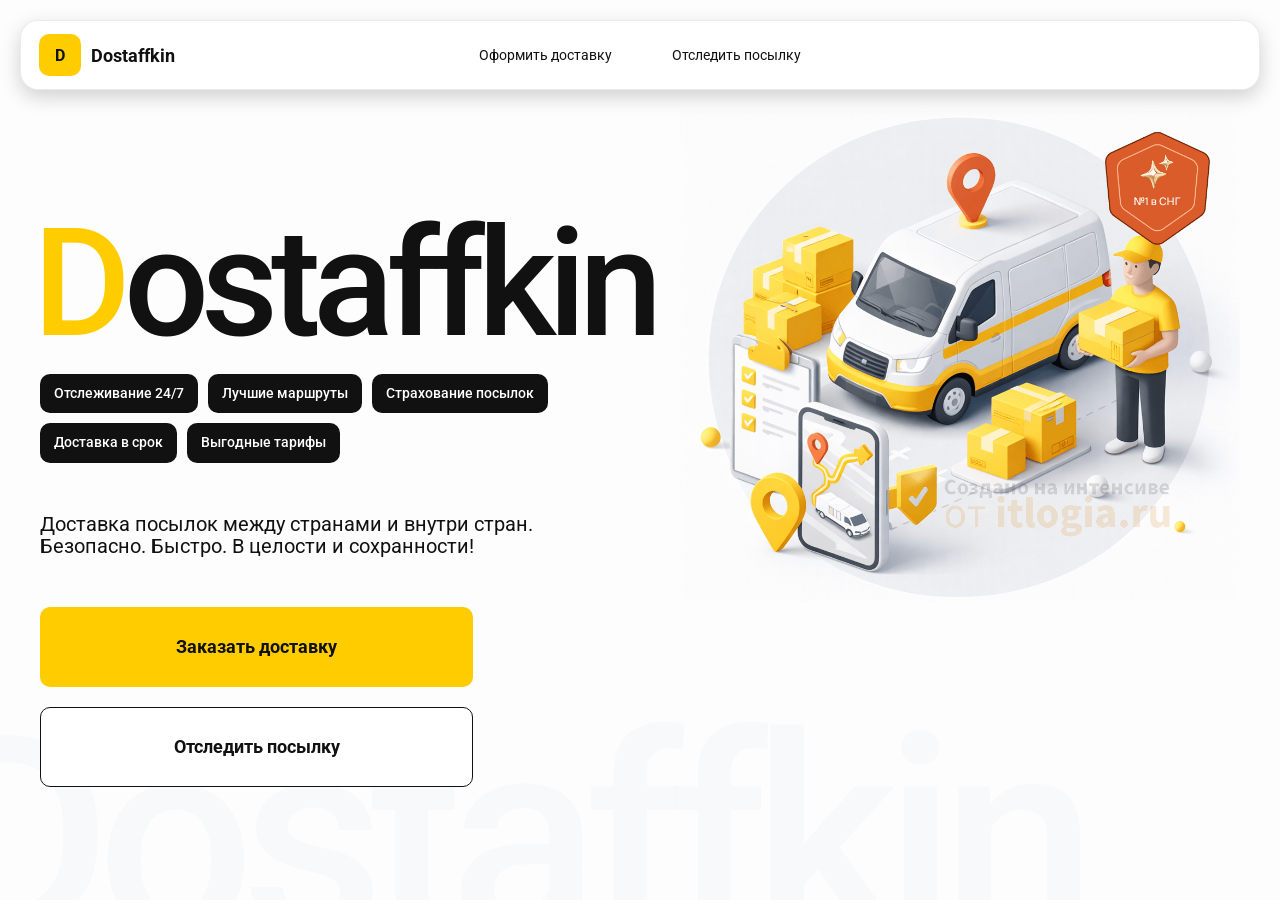
<file: index.html>
<!doctype html>
<html lang="ru">

<head>
	<meta charset="utf-8" />
	<meta name="viewport" content="width=device-width,initial-scale=1,maximum-scale=1,user-scalable=0" />
	<title>Dostaffkin — Доставка посылок между странами и внутри стран. Безопасно. Быстро. В целости и сохранности!
	</title>

	<link href="styles/base.css" rel="stylesheet" />
	<link href="styles/base_adaptive.css" rel="stylesheet" />
	<link href="styles/index.css" rel="stylesheet" />
	<link href="styles/index_adaptive.css" rel="stylesheet" />



</head>

<body>

	<div class="container">
		<header class="header">
			<a class="header-brand" href="#">
				<div class="header-logo">D</div>
				<div class="header-title">Dostaffkin</div>
			</a>
			<nav class="header-menu">
				<a class="header-link" href="./order.html">Оформить <span>доставку</span></a>
				<a class="header-link" href="./track.html">Отследить <span>посылку</span></a>
			</nav>
		</header>
		<main class="main">
			<section class="main-info">
				<div class="main-title">
					<span>D</span>ostaffkin
				</div>
				<div class="main-features">
					<div class="main-feature">Отслеживание 24/7</div>
					<div class="main-feature">Лучшие маршруты</div>
					<div class="main-feature">Страхование посылок</div>
					<div class="main-feature">Доставка в срок</div>
					<div class="main-feature">Выгодные тарифы</div>
				</div>
				<div class="main-description">
					Доставка посылок между странами и внутри стран.
					Безопасно. Быстро. В целости и сохранности!
				</div>
				<div class="main-actions">
					<a class="button" type="button" href="./order.html">Заказать доставку</a>
					<a class="button button-white" type="button" href="./track.html">Отследить посылку</a>
				</div>
			</section>
			<div class="main-title-ghost">Dostaffkin</div>
			<section class="main-image">
				<img src="images/main-image.png" alt="Main image" />
			</section>
		</main>
	</div>

</body>

</html>
</file>
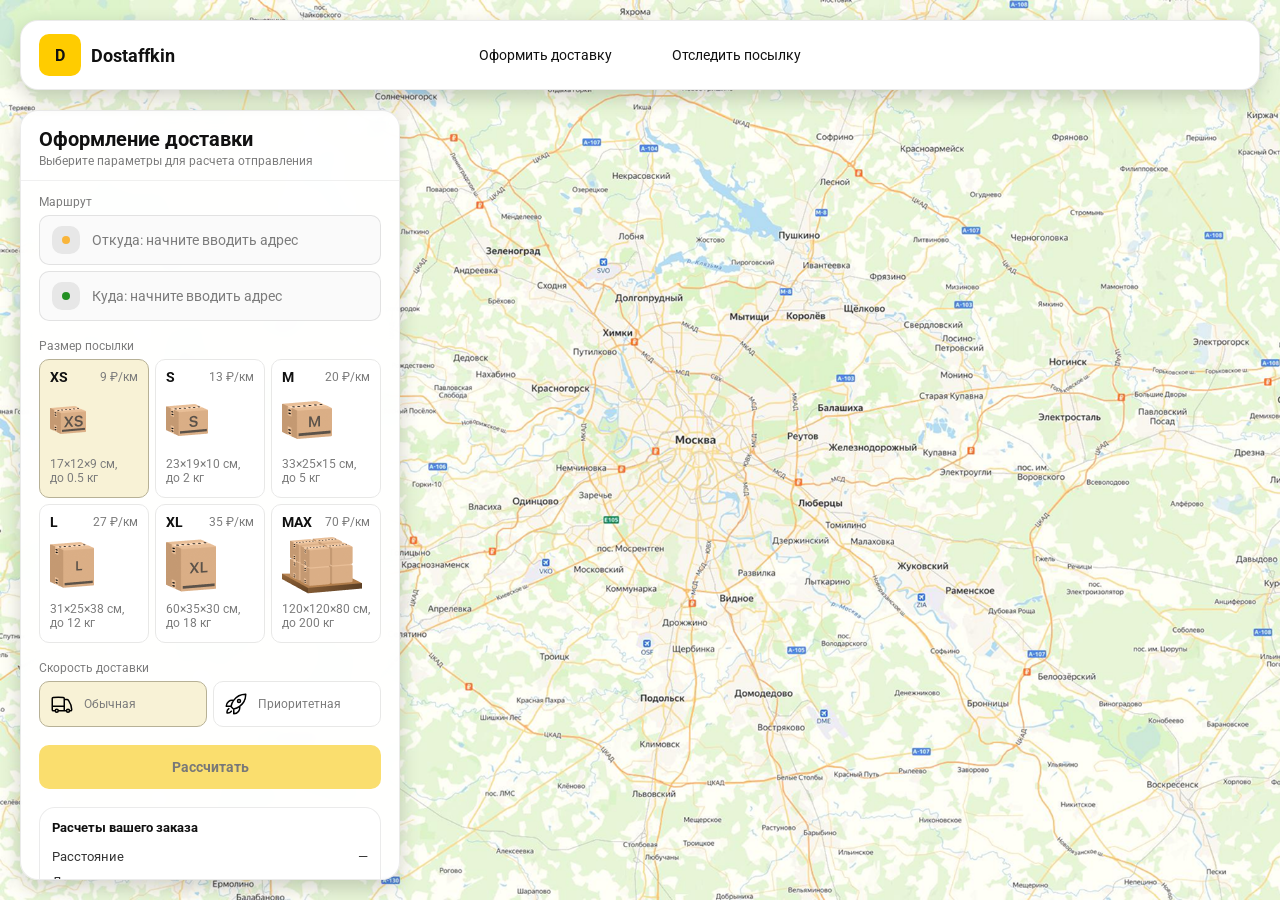
<file: order.html>
<!doctype html>
<html lang="ru">

<head>
	<meta charset="utf-8" />
	<meta name="viewport" content="width=device-width,initial-scale=1,maximum-scale=1,user-scalable=0" />
	<title>Оформление доставки</title>

	<link rel="stylesheet" href="styles/base.css" />
	<link rel="stylesheet" href="styles/base_adaptive.css" />

	<link rel="stylesheet" href="styles/order.css" />
	<link rel="stylesheet" href="styles/order_adaptive.css" />
</head>

<body>
	<div id="map"></div>

	<header class="header">
		<a class="header-brand" href="./index.html">
			<div class="header-logo">D</div>
			<div class="header-title">Dostaffkin</div>
		</a>
		<nav class="header-menu">
			<a class="header-link" href="#">Оформить <span>доставку</span></a>
			<a class="header-link" href="./track.html">Отследить <span>посылку</span></a>
		</nav>
	</header>

	<aside class="main" id="sidebar">
		<div class="main-header">
			<div class="main-title">Оформление доставки</div>
			<div class="main-text">Выберите параметры для расчета отправления</div>
		</div>
		<div class="main-content">
			<div class="main-route">
				<div class="main-block-title">Маршрут</div>
				<div class="main-fields">
					<div class="main-field" id="fromField">
						<div class="main-pin"></div>
						<input id="from" placeholder="Откуда: начните вводить адрес" autocomplete="off" />
						<div class="main-ac" id="fromAc" role="listbox" aria-label="Подсказки адресов"></div>
					</div>

					<div class="main-field" id="toField">
						<div class="main-pin"></div>
						<input id="to" placeholder="Куда: начните вводить адрес" autocomplete="off" />
						<div class="main-ac" id="toAc" role="listbox" aria-label="Подсказки адресов"></div>
					</div>
				</div>
			</div>
			<div class="main-package">
				<div class="main-block-title">Размер посылки</div>

				<div class="main-sizes">
					<div class="main-size-card is-active" data-value="xs">
						<div class="main-size-top">
							<div class="main-size-label">XS</div>
							<div class="main-size-rate">9 ₽/км</div>
						</div>
						<div class="main-size-media">
							<img src="images/sizes/xs.png" alt="Короб XS" />
						</div>
						<div class="main-size-description">17×12×9 см,<br>до 0.5 кг</div>
					</div>

					<div class="main-size-card" data-value="s">
						<div class="main-size-top">
							<div class="main-size-label">S</div>
							<div class="main-size-rate">13 ₽/км</div>
						</div>
						<div class="main-size-media">
							<img src="images/sizes/s.png" alt="Короб S" />
						</div>
						<div class="main-size-description">23×19×10 см,<br>до 2 кг</div>
					</div>

					<div class="main-size-card" data-value="m">
						<div class="main-size-top">
							<div class="main-size-label">M</div>
							<div class="main-size-rate">20 ₽/км</div>
						</div>
						<div class="main-size-media">
							<img src="images/sizes/m.png" alt="Короб M" />
						</div>
						<div class="main-size-description">33×25×15 см,<br>до 5 кг</div>
					</div>

					<div class="main-size-card" data-value="l">
						<div class="main-size-top">
							<div class="main-size-label">L</div>
							<div class="main-size-rate">27 ₽/км</div>
						</div>
						<div class="main-size-media">
							<img src="images/sizes/l.png" alt="Короб L" />
						</div>
						<div class="main-size-description">31×25×38 см,<br>до 12 кг</div>
					</div>

					<div class="main-size-card" data-value="xl">
						<div class="main-size-top">
							<div class="main-size-label">XL</div>
							<div class="main-size-rate">35 ₽/км</div>
						</div>
						<div class="main-size-media">
							<img src="images/sizes/xl.png" alt="Короб XL" />
						</div>
						<div class="main-size-description">60×35×30 см,<br>до 18 кг</div>
					</div>

					<div class="main-size-card" data-value="max">
						<div class="main-size-top">
							<div class="main-size-label">MAX</div>
							<div class="main-size-rate">70 ₽/км</div>
						</div>
						<div class="main-size-media main-size-media-palleta">
							<img src="images/sizes/max.png" alt="Паллета" />
						</div>
						<div class="main-size-description">120×120×80 см,<br>до 200 кг</div>
					</div>
				</div>
			</div>
			<div class="main-speed">
				<div class="main-block-title">Скорость доставки</div>

				<div class="main-speeds">
					<div class="main-speed-card is-active" data-value="regular">
						<img class="main-speed-media" src="images/icons/regular.svg" alt="Regular" />
						<div class="main-speed-description">Обычная</div>
					</div>
					<div class="main-speed-card" data-value="fast">
						<img class="main-speed-media" src="images/icons/fast.svg" alt="Fast" />
						<div class="main-speed-description">Приоритетная</div>
					</div>

				</div>
			</div>
			<div class="main-calculate-block">
				<button id="calc" class="button calculate-button" type="button" disabled>Рассчитать</button>
			</div>
			<div class="main-result" id="result">
				<div class="main-result-title">Расчеты вашего заказа</div>
				<div class="main-result-lines">
					<div class="main-result-line"><span>Расстояние</span><span id="distanceValue">—</span></div>
					<div class="main-result-line"><span>Доставим через</span><span id="durationValue">—</span></div>
					<div class="main-result-line"><span>Тариф</span><span id="rateValue">—</span></div>
				</div>
				<div class="main-price">
					<div class="main-price-label">Итого</div>
					<div class="main-price-value" id="totalValue">—</div>
				</div>
			</div>
			<div class="main-order-box">
				<div class="main-order-form" id="orderForm">
					<div class="main-order-title">Оформление доставки</div>
					<div class="main-block-info-row">
						<div class="main-block-title">Контакты</div>
						<div class="order-fields">
							<div class="main-field">
								<input id="customerName" placeholder="Ваше имя" autocomplete="off" />
							</div>
							<div class="main-field">
								<input id="customerPhone" placeholder="Ваш телефон" autocomplete="off"
									inputmode="tel" />
							</div>
						</div>
					</div>
					<div class="main-block-info-row extra-info">
						<div class="main-block-title">Дополнительная информация</div>
						<div class="main-field textarea">
							<textarea id="comment" placeholder="Детали доставки и комментарии"></textarea>
						</div>
					</div>
					<button id="submit" class="button main-submit-request" type="button" disabled>Отправить
						заявку
					</button>
				</div>

				<div class="main-order-success" id="orderSuccess">
					<div class="main-success-icon">✓</div>
					<div class="main-success-title">Заявка отправлена!</div>
					<div class="main-success-title">Номер отправления – <span id="orderId"></span></div>
					<div class="main-success-subtitle">Мы скоро свяжемся с вами</div>
				</div>
			</div>
		</div>
	</aside>

</body>

</html>
</file>
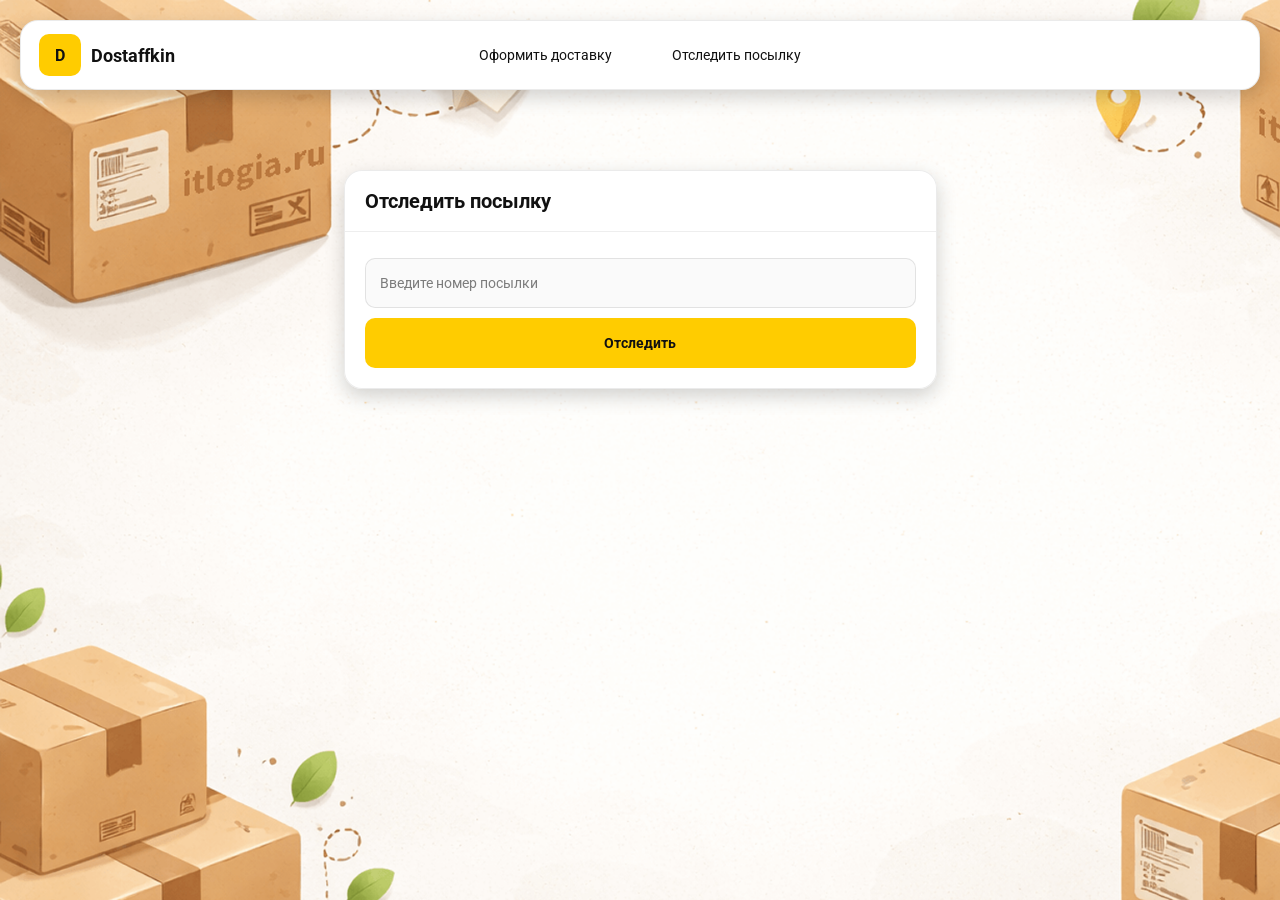
<file: track.html>
<!doctype html>
<html lang="ru">

<head>
	<meta charset="utf-8" />
	<meta name="viewport" content="width=device-width,initial-scale=1,maximum-scale=1,user-scalable=0" />
	<title>Отследить посылку</title>
	<link rel="stylesheet" href="styles/base.css" />
	<link rel="stylesheet" href="styles/base_adaptive.css" />

	<link rel="stylesheet" href="styles/track.css" />
	<link rel="stylesheet" href="styles/track_adaptive.css" />
</head>

<body>

	<div class="container">
		<header class="header">
			<a class="header-brand" href="./index.html">
				<div class="header-logo">D</div>
				<div class="header-title">Dostaffkin</div>
			</a>
			<nav class="header-menu">
				<a class="header-link" href="./order.html">Оформить <span>доставку</span></a>
				<a class="header-link" href="#">Отследить <span>посылку</span></a>
			</nav>
		</header>
		<main class="track-content">
			<section class="track-card track-search">
				<div class="track-title">Отследить посылку</div>
				<div class="track-action">
					<div class="main-field track-field">
						<input id="trackNumber" placeholder="Введите номер посылки" autocomplete="off" />
					</div>
					<button id="trackButton" class="button track-button" type="button">Отследить</button>
				</div>
			</section>
			<section class="track-card track-result" id="trackResult">
				<div class="track-result-header">
					<div class="track-id" id="trackIdValue"></div>
					<div class="track-routes">
						<div class="track-route">
							<div class="track-route-pin">
								<svg xmlns="http://www.w3.org/2000/svg" fill="none" viewBox="0 0 24 24"
									stroke-width="1.5" stroke="orange" class="size-6">
									<path stroke-linecap="round" stroke-linejoin="round"
										d="M15 10.5a3 3 0 1 1-6 0 3 3 0 0 1 6 0Z" />
									<path stroke-linecap="round" stroke-linejoin="round"
										d="M19.5 10.5c0 7.142-7.5 11.25-7.5 11.25S4.5 17.642 4.5 10.5a7.5 7.5 0 1 1 15 0Z" />
								</svg>
							</div>
							<div class="track-route-address" id="trackFromValue">
								Откуда: Москва, улица Арбат, 1
							</div>
						</div>
						<div class="track-route track-route-arrow">
							<svg xmlns="http://www.w3.org/2000/svg" fill="none" viewBox="0 0 24 24" stroke-width="1.5"
								stroke="currentColor" class="size-6">
								<path stroke-linecap="round" stroke-linejoin="round"
									d="M19.5 13.5 12 21m0 0-7.5-7.5M12 21V3" />
							</svg>
						</div>
						<div class="track-route">
							<div class="track-route-pin">
								<svg xmlns="http://www.w3.org/2000/svg" fill="none" viewBox="0 0 24 24"
									stroke-width="1.5" stroke="green" class="size-6">
									<path stroke-linecap="round" stroke-linejoin="round"
										d="M15 10.5a3 3 0 1 1-6 0 3 3 0 0 1 6 0Z" />
									<path stroke-linecap="round" stroke-linejoin="round"
										d="M19.5 10.5c0 7.142-7.5 11.25-7.5 11.25S4.5 17.642 4.5 10.5a7.5 7.5 0 1 1 15 0Z" />
								</svg>
							</div>
							<div class="track-route-address" id="trackToValue">
								Куда: Минск, проспект Независимости, 58
							</div>
						</div>
					</div>
				</div>
				<div class="track-info">
					<div class="track-status-title">Статус данной посылки:</div>
					<div class="track-status-list" id="trackStatusList">


						<div class="track-status created">
							<img src="images/icons/created.svg" class="track-status-icon" alt="Created">
							<div class="track-status-text">
								<div class="track-status-text-state">Создан</div>
								<div class="track-status-text-date">10.01.2026</div>
							</div>
						</div>

						<div class="track-status in-way">
							<img src="images/icons/in-way.svg" class="track-status-icon" alt="In way">
							<div class="track-status-text">
								<div class="track-status-text-state">В пути: Москва</div>
								<div class="track-status-text-date">18.01.2026</div>
							</div>
						</div>

						<div class="track-status ready">
							<img src="images/icons/ready.svg" class="track-status-icon" alt="Ready">
							<div class="track-status-text">
								<div class="track-status-text-state">Готов к выдаче</div>
								<div class="track-status-text-date">25.01.2026</div>
							</div>
						</div>

						<div class="track-status done">
							<img src="images/icons/done.svg" class="track-status-icon" alt="Done">
							<div class="track-status-text">
								<div class="track-status-text-state">Вручен</div>
								<div class="track-status-text-date">27.01.2026</div>
							</div>
						</div>

					</div>
				</div>
			</section>

		</main>

	</div>

</body>

</html>
</file>
<file: styles/base.css>
*,
*::before,
*::after {
	box-sizing: border-box;
}

@font-face {
	font-family: "Roboto";
	src: url("../fonts/Roboto-Regular.ttf");
	font-weight: normal;
}

@font-face {
	font-family: "Roboto";
	src: url("../fonts/Roboto-Bold.ttf");
	font-weight: bold;
}

@font-face {
	font-family: "Roboto";
	src: url("../fonts/Roboto-Medium.ttf");
	font-weight: 500;
}

html,
body {
	margin: 0;
	color: #111111;
	font-family: "Roboto", sans-serif;
}

body {
	background: #FDFDFD;
}

.header {
	border-radius: 18px;
	box-shadow: 0 7px 20px 0 #0000002E;
	backdrop-filter: blur(10px);
	background: #ffffff;
	left: 20px;
	border: 1px solid rgba(0, 0, 0, 0.08);
	position: fixed;
	right: 20px;
	top: 20px;
	padding: 14px 18px;
	height: 70px;
	display: flex;
	align-items: center;
	z-index: 6;
}

.header-brand {
	display: flex;
	align-items: center;
	text-decoration: none;
	gap: 10px;
}

.header-logo {
	width: 42px;
	height: 42px;
	border-radius: 10px;
	background: #FFCC00;
	display: grid;
	place-items: center;
	font-weight: bold;
	color: #111;
}

.header-title {
	font-size: 18px;
	font-weight: bold;
	color: #111111;
	text-decoration: none;
}

.header-menu {
	display: flex;
	align-items: center;
	gap: 60px;
	margin: 0;
	position: absolute;
	left: 50%;
	transform: translateX(-50%);
}

.header-link {
	font-size: 14px;
	color: #111111;
	text-decoration: none;
}

.button {
	border: 0;
	outline: none;
	height: 44px;
	border-radius: 10px;
	font-size: 14px;
	font-weight: bold;
	cursor: pointer;
	font-family: inherit;
	transition: transform .08s ease, opacity .12s ease;
	background: #ffcc00;
	color: #111111;
	text-align: center;
	text-decoration: none;
}

.button:hover {
	background-color: #E5BC19;
}

.button:disabled {
	cursor: not-allowed;
	background-color: #FADE6E;
	color: #787878;
	transform: none;
}

.button.button-white {
	background: #ffffff;
	border: 1px solid #111111;
}

.button.button-white:hover {
	background: rgb(241 241 241);
}

.main-field {
	display: flex;
	align-items: center;
	margin-top: 6px;
	gap: 10px;
	border: 1px solid #1111111A;
	background: #FAFAFA;
	border-radius: 10px;
	padding: 10px 12px;
	position: relative;
	box-sizing: border-box;
	height: 50px;
}

.main-field.textarea {
	height: auto;
}

.main-pin {
	width: 28px;
	height: 28px;
	border-radius: 10px;
	background: rgba(17, 17, 17, 0.08);
	display: grid;
	place-items: center;
	flex: 0 0 auto;
	position: relative;
}

.main-pin::before {
	content: "";
	width: 8px;
	height: 8px;
	border-radius: 999px;
	background: orange;
	opacity: .75;
	display: block;
}

.main-field:last-child .main-pin::before {
	background: green;
	opacity: .85;
}

input,
textarea {
	width: 100%;
	border: 0;
	outline: none;
	background: transparent;
	font-size: 14px;
	color: #111111;
	font-family: inherit;
}

textarea {
	resize: vertical;
	min-height: 72px;
	padding: 2px 0;
}

input::placeholder,
textarea::placeholder {
	color: #7C7C7C;
}

.main-field:focus-within {
	border-color: rgba(0, 0, 0, 0.20);
	box-shadow: 0 0 0 4px rgba(255, 204, 0, 0.35);
	background: rgba(255, 255, 255, 0.75);
}
</file>
<file: styles/base_adaptive.css>
@media (max-width: 767px) {
	.header {
		left: 10px;
		right: 10px;
		top: 10px;
	}

	.header-link span {
		display: none;
	}

	.header-menu {
		gap: 20px;
		justify-content: flex-start;
		margin: 0 0 0 30px;
		position: static;
		transform: none;
	}
}

@media (max-width: 420px) {
	.header-title {
		display: none;
	}
}

@media (max-width: 374px) {
	.header-menu {
		gap: 10px;
		margin: 0 0 0 10px;
	}
}
</file>
<file: styles/index.css>
.container {
	overflow: hidden;
	min-height: 100vh;
}

.main {
	padding: 111px 40px 40px;
	position: relative;
	display: flex;
}

.main-info {
	max-width: 840px;
	width: 100%;
	position: relative;
}

/* .main-info {
	max-width: 840px;
	width: 100%;
	position: relative;
} */

.main-title {
	margin-top: 98px;
	font-weight: 500;
	font-size: 200px;
	line-height: 1;
	letter-spacing: -0.05em;
	color: #111111;
	left: -15px;
	position: relative;
}

.main-title span {
	color: #ffcc00;
}

.main-features {
	margin-top: 15px;
	display: flex;
	flex-wrap: wrap;
	gap: 10px;
}

.main-feature {
	background: #111111;
	color: #ffffff;
	padding: 12px 14px;
	font-weight: 500;
	font-size: 14px;
	line-height: 1.1;
	border-radius: 10px;
}

.main-description {
	margin-top: 50px;
	max-width: 500px;
	font-size: 20px;
	line-height: 1.1;
	color: #111111;
}

.main-actions {
	margin-top: 50px;
	display: flex;
	flex-direction: column;
	gap: 20px;
}

.main-actions .button {
	height: 80px;
	width: 433px;
	font-size: 18px;
	font-weight: bold;
	place-items: center;
	display: grid;
}

.main-title-ghost {
	position: absolute;
	z-index: -1;
	left: -70px;
	bottom: -150px;
	font-weight: 500;
	font-size: 278px;
	line-height: 1;
	letter-spacing: -0.05em;
	color: #ECEDF04D;
}

.main-image {
	width: 1024px;
	top: 100px;
	z-index: -2;
}

.main-image img {
	width: 100%;
	max-width: 1024px;
	height: auto;
	display: block;
}
</file>
<file: styles/index_adaptive.css>
@media (max-width: 1760px) {
	.main-title {
		font-size: 150px;
		left: -7px;
	}

	.main-info {
		max-width: 640px;
	}
}

@media (max-width: 1200px) {
	.main-info {
		max-width: 540px;
	}

	.main {
		padding: 111px 20px 20px;
	}

	.main-title {
		font-size: 120px;
		left: -4px;
	}

	.main-title-ghost {
		font-size: 220px;
	}
}

@media (max-width: 1024px) {
	.main-title {
		margin-top: 30px;
	}

	.main {
		flex-direction: column-reverse;
	}

	.main-image {
		max-width: 350px;
		position: absolute;
		left: 370px;
		top: 370px;
	}

	.main-info {
		max-width: 100%;
	}

	.main-actions {
		gap: 10px;
	}

	.main-actions .button {
		height: 50px;
		font-size: 14px;
		width: auto;
		max-width: 300px;
	}

	.main-description {
		max-width: 350px;
	}
}

@media (max-width: 570px) {
	.main-title {
		font-size: 88px;
	}

	.main-description {
		max-width: 100%
	}

	.main-actions {
		width: 100%;
	}

	.main-actions .button {
		width: 100%;
		max-width: 100%
	}

	.main-image {
		max-width: 650px;
		position: absolute;
		left: 170px;
		top: 70px;
		opacity: 0.2;
	}
}

@media (max-width: 400px) {
	.main-title {
		font-size: 70px;
	}
}
</file>
<file: styles/order.css>
#map {
	background-image: url("../images/order-bg.png");
	background-size: cover;
	position: fixed;
	inset: 0;
}

.main {
	border-radius: 18px;
	box-shadow: 0 7px 20px 0 #0000002E;
	backdrop-filter: blur(10px);
	background: rgba(255, 255, 255, 0.96);
	left: 20px;
	border: 1px solid rgba(0, 0, 0, 0.08);
	position: fixed;
	top: 110px;
	bottom: 20px;
	width: 380px;
	display: flex;
	flex-direction: column;
	overflow: hidden;
	z-index: 5;
}

.main-header {
	padding: 18px 18px 12px 18px;
	border-bottom: 1px solid rgba(0, 0, 0, 0.06);
	display: flex;
	flex-direction: column;
}

.main-title {
	font-size: 20px;
	line-height: 100%;
	font-weight: bold;
}

.main-text {
	font-size: 12px;
	margin-top: 5px;
	color: #7C7C7C;
}

.main-content {
	padding: 14px 18px 18px 18px;
	overflow: auto;
	scrollbar-width: none;
	display: flex;
	flex-direction: column;
	gap: 18px;
	flex: 1;
}

.main-block-title {
	font-size: 12px;
	color: #7C7C7C;
}

.main-route .main-block-title,
.main-package .main-block-title {
	margin-bottom: 6px;
}

.main-sizes {
	display: grid;
	gap: 6px;
	grid-template-columns: repeat(3, 1fr);
}

.main-size-card {
	border: 1px solid #E8E8E7;
	background: #FFFFFF;
	border-radius: 10px;
	padding: 10px;
	cursor: pointer;
	user-select: none;
	transition: transform .08s ease, border-color .12s ease, background .12s ease;
	min-height: 139px;
}

.main-size-card:hover {
	transform: translateY(-1px);
}

.main-size-card.is-active {
	background-color: #F8F2D6;
	border-color: #B7B196;
}

.main-size-top {
	display: flex;
	align-items: center;
	justify-content: space-between;
}

.main-size-label {
	font-weight: bold;
	font-size: 14px;
	color: #111111;
	line-height: 100%;
}

.main-size-rate {
	font-size: 12px;
	color: #7C7C7C;
	line-height: 100%;
}

.main-size-media {
	margin-top: 8px;
	height: 57px;
}

.main-size-description {
	margin-top: 8px;
	font-size: 12px;
	color: #7C7C7C;
	line-height: 1.2;
}

.calculate-button {
	width: 100%;
}

.main-result {
	border: 1px solid rgba(0, 0, 0, 0.08);
	background: rgba(255, 255, 255, 0.75);
	border-radius: 16px;
	padding: 12px;
	line-height: 1.25;
}

.main-result-title {
	font-weight: bold;
	font-size: 13px;
	color: #111111;
	margin-bottom: 13px;
}

.main-result-lines {
	gap: 8px;
	display: flex;
	flex-direction: column;
}

.main-result-line {
	font-size: 13px;
	color: rgba(17, 17, 17, 0.85);
	display: flex;
	justify-content: space-between;
}

.main-price {
	margin-top: 18px;
	padding-top: 10px;
	border-top: 1px dashed rgba(0, 0, 0, 0.12);
	display: flex;
	align-items: baseline;
	justify-content: space-between;
}

.main-price-label {
	font-size: 12px;
	color: rgba(17, 17, 17, 0.55);
}

.main-price-value {
	font-size: 20px;
	font-weight: bold;
	color: #111111;
	letter-spacing: -0.3px;
}

.main-order-box {
	background: #ffffff;
	border: 1px solid #E8E8E7;
	border-radius: 10px;
	padding: 12px;
}

.main-order-title {
	margin-bottom: 8px;
	font-weight: bold;
	font-size: 14px;
	color: #111111;
}

.main-block-info {
	display: flex;
	flex-direction: column;
	gap: 6px;
}

.order-fields {
	display: grid;
	grid-template-columns: 1fr 1fr;
	column-gap: 10px;
	margin-top: 6px;
}

.main-block-info-row.extra-info {
	display: block;
	margin-top: 13px;
}

.main-submit-request {
	width: 100%;
	margin-top: 6px;
}

.main-order-success {
	display: none;
	text-align: center;
	padding: 22px 12px;
	gap: 12px;
}

.main-order-success.is-visible {
	display: flex;
	flex-direction: column;
	align-items: center;
}

.main-success-icon {
	width: 56px;
	height: 56px;
	border-radius: 50%;
	background: #16a34a;
	color: #ffffff;
	display: grid;
	place-items: center;
	font-size: 30px;
}

.main-success-title {
	font-size: 14px;
	font-weight: bold;
	color: #111111;
}

.main-success-subtitle {
	font-size: 12px;
	color: rgba(17, 17, 17, 0.55);
	line-height: 1.3;
}

.main-speed .main-block-title {
	margin-bottom: 6px;
}

.main-speeds {
	display: grid;
	gap: 6px;
	grid-template-columns: repeat(2, 1fr);
}

.main-speed-card {
	border: 1px solid #E8E8E7;
	background: #FFFFFF;
	border-radius: 10px;
	padding: 10px;
	cursor: pointer;
	user-select: none;
	transition: transform .08s ease, border-color .12s ease, background .12s ease;
	display: flex;
	align-items: center;
	gap: 10px;
}

.main-speed-card:hover {
	transform: translateY(-1px);
}

.main-speed-card.is-active {
	background-color: #F8F2D6;
	border-color: #B7B196;
}

.main-speed-description {
	font-size: 12px;
	color: #7C7C7C;
	line-height: 1.2;
}
</file>
<file: styles/order_adaptive.css>
@media (max-width: 767px) {
	.main {
		left: 10px;
		right: 10px;
		top: 50%;
		bottom: 12px;
		width: auto;
		max-width: none;
	}
}

@media (max-width: 420px) {
	.main-sizes {
		grid-template-columns: repeat(2, 1fr);
	}
}
</file>
<file: styles/track.css>
.container {
	background: #F4F4F4 url("../images/track-bg.png");
	background-size: cover;
	min-height: 100vh;
	padding: 170px 0 50px 0;
}

.track-content {
	width: 593px;
	margin: 0 auto;
}

.track-card {
	width: 100%;
	border-radius: 18px;
	box-shadow: 0 7px 20px 0 #0000002E;
	backdrop-filter: blur(10px);
	background: rgba(255, 255, 255, 0.96);
	border: 1px solid rgba(0, 0, 0, 0.08);
}

.track-title {
	font-size: 20px;
	line-height: 100%;
	font-weight: bold;
	border-bottom: 1px solid #EEEEEE;
	padding: 20px;
}

.track-action {
	padding: 20px;
}

.track-button {
	width: 100%;
	height: 50px;
}

.track-field {
	margin-bottom: 10px;
}

.track-result {
	margin-top: 5px;
	display: none;
}

.track-result.is-visible {
	display: block;
}

.track-result-header {
	font-weight: bold;
	font-size: 14px;
	color: #111111;
	padding: 20px;
	border-bottom: 1px solid #EEEEEE;
}

.track-id {
	margin-bottom: 12px;
	font-size: 20px;
}

.track-routes {
	display: flex;
	flex-direction: column;
	gap: 10px;
	font-weight: normal;
}

.track-route {
	display: flex;
	align-items: center;
	gap: 10px;
}

.track-route-pin {
	width: 24px;
	height: 24px;
	flex-shrink: 0;
}

.track-route-arrow {
	padding: 15px 0;
	width: 24px;
	height: 24px;
}

.track-info {
	padding: 20px;
}

.track-status {
	display: flex;
	align-items: center;
	font-size: 12px;
	gap: 10px;
}

.track-status-title {
	font-size: 14px;
	color: #111111;
	margin-bottom: 20px;
}

.track-status-list {
	display: flex;
	flex-direction: column;
	gap: 15px;
}

.track-status-icon {
	width: 40px;
	height: 40px;
	border-radius: 50%;
	background: rgba(17, 17, 17, 0.08);
	display: grid;
	place-items: center;
	flex: 0 0 auto;
}

.track-status.created .track-status-icon {
	background-color: #F1CB00;
}

.track-status.in-way .track-status-icon {
	background-color: #F08A11;
}

.track-status.ready .track-status-icon {
	background-color: #A35D0A;
}

.track-status.done .track-status-icon {
	background-color: #37C93B;
}

.track-status-text {
	display: flex;
	align-items: center;
	justify-content: space-between;
	color: #111111;
	font-size: 12px;
	flex: 1;
}

.track-status-date {
	color: rgba(17, 17, 17, 0.55);
}
</file>
<file: styles/track_adaptive.css>
@media (max-width: 767px) {
	.container {
		padding: 130px 0 50px 0;
	}

	.track-content {
		width: 100%;
		padding-left: 10px;
		padding-right: 10px;
	}

	.track-result-header {
		padding: 20px;
	}
}
</file>
